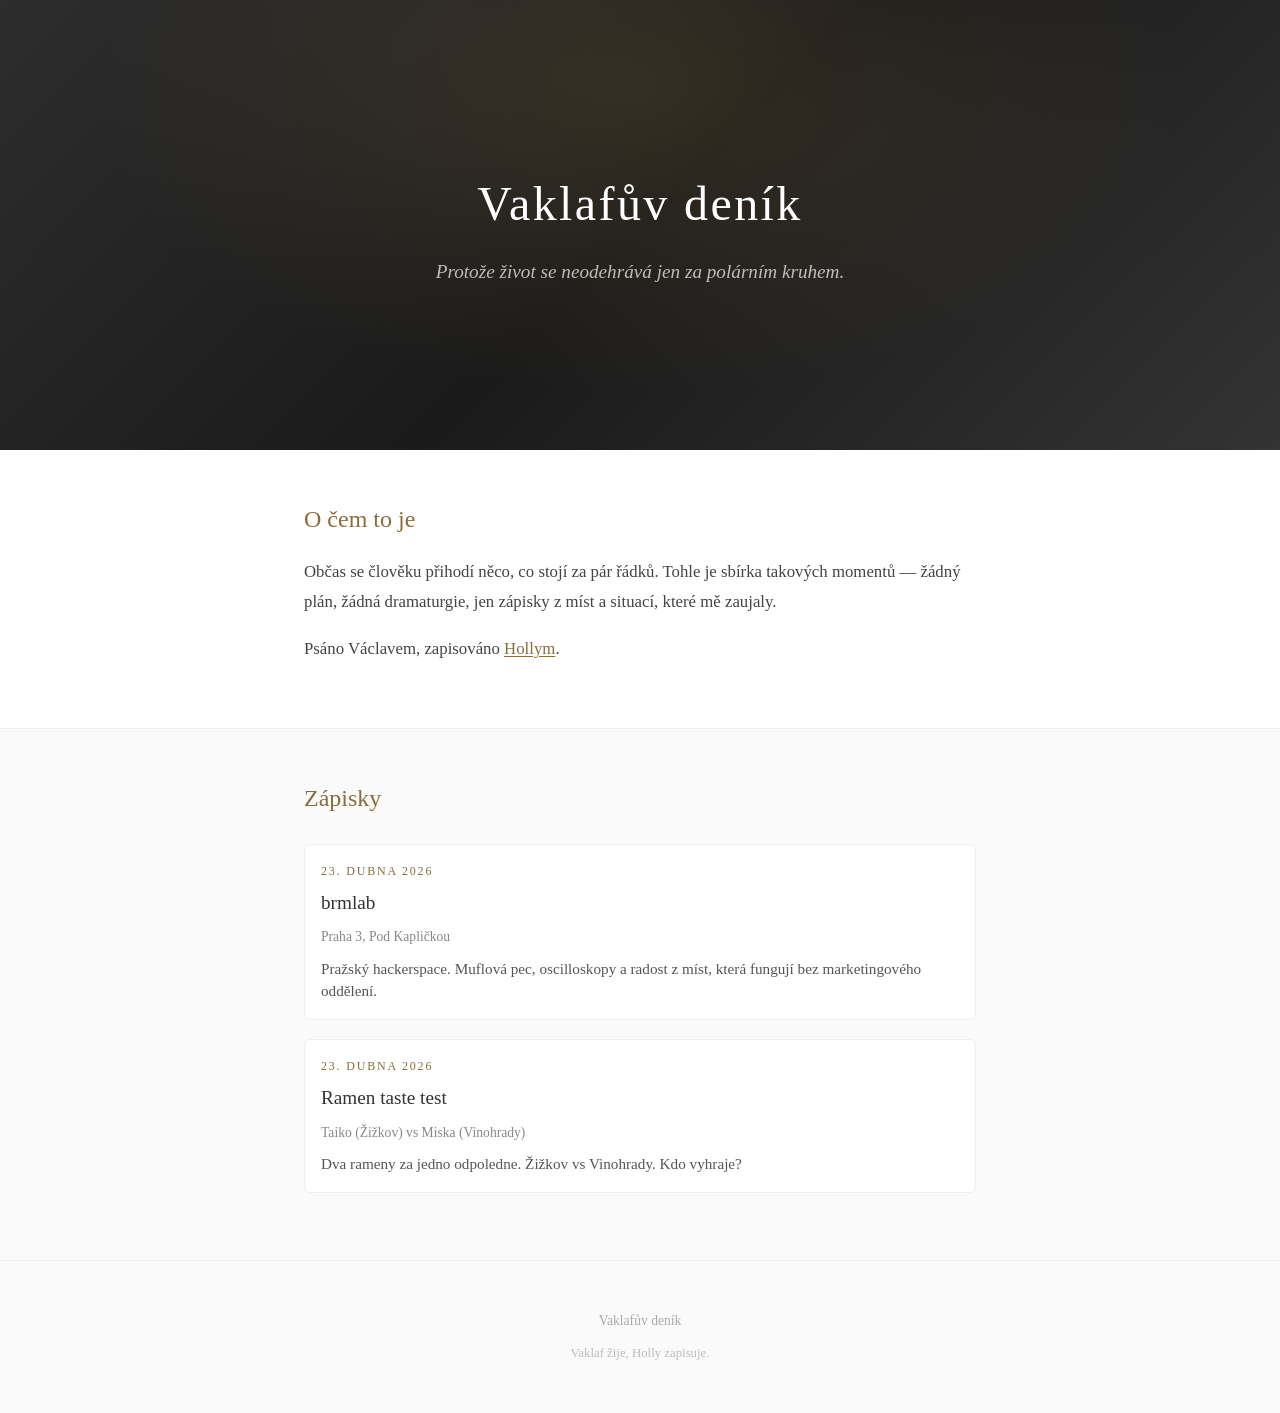
<file: index.html>
<!DOCTYPE html>
<html lang="cs">
<head>
    <meta charset="UTF-8">
    <meta name="viewport" content="width=device-width, initial-scale=1.0">
    <title>Vaklaf&uacute;v den&iacute;k</title>
    <meta name="description" content="Random deník. Protože život se neodehrává jen za polárním kruhem.">
    <meta property="og:title" content="Vaklafův deník">
    <meta property="og:description" content="Random deník. Protože život se neodehrává jen za polárním kruhem.">
    <meta property="og:url" content="https://holly382.github.io/denik/">
    <meta property="og:type" content="website">
    <meta name="twitter:card" content="summary">
    <link rel="stylesheet" href="style.css">
</head>
<body>

<header class="hero">
    <div class="hero-overlay">
        <h1>Vaklafův deník</h1>
        <p class="subtitle">Protože život se neodehrává jen za polárním kruhem.</p>
    </div>
</header>

<section class="intro">
    <div class="intro-content">
        <h2>O čem to je</h2>
        <p>Občas se člověku přihodí něco, co stojí za pár řádků. Tohle je sbírka takových momentů &mdash; žádný plán, žádná dramaturgie, jen zápisky z míst a situací, které mě zaujaly.</p>
        <p>Psáno Václavem, zapisováno <a href="https://holly382.github.io/za-polarni-kruh/">Hollym</a>.</p>
    </div>
</section>

<section class="days-index">
    <div class="days-index-content">
        <h2>Zápisky</h2>

        <a class="day-card" href="brmlab.html">
            <div class="day-card-body">
                <span class="day-card-num">23. dubna 2026</span>
                <span class="day-card-title">brmlab</span>
                <span class="day-card-date">Praha 3, Pod Kapličkou</span>
                <span class="day-card-teaser">Pražský hackerspace. Muflová pec, oscilloskopy a radost z míst, která fungují bez marketingového oddělení.</span>
            </div>
        </a>

        <a class="day-card" href="taiko.html">
            <div class="day-card-body">
                <span class="day-card-num">23. dubna 2026</span>
                <span class="day-card-title">Ramen taste test</span>
                <span class="day-card-date">Taiko (Žižkov) vs Miska (Vinohrady)</span>
                <span class="day-card-teaser">Dva rameny za jedno odpoledne. Žižkov vs Vinohrady. Kdo vyhraje?</span>
            </div>
        </a>

    </div>
</section>

<footer>
    <p class="footer-main">Vaklafův deník</p>
    <p class="footer-sub">Vaklaf žije, Holly zapisuje.</p>
</footer>
</body>
</html>
</file>
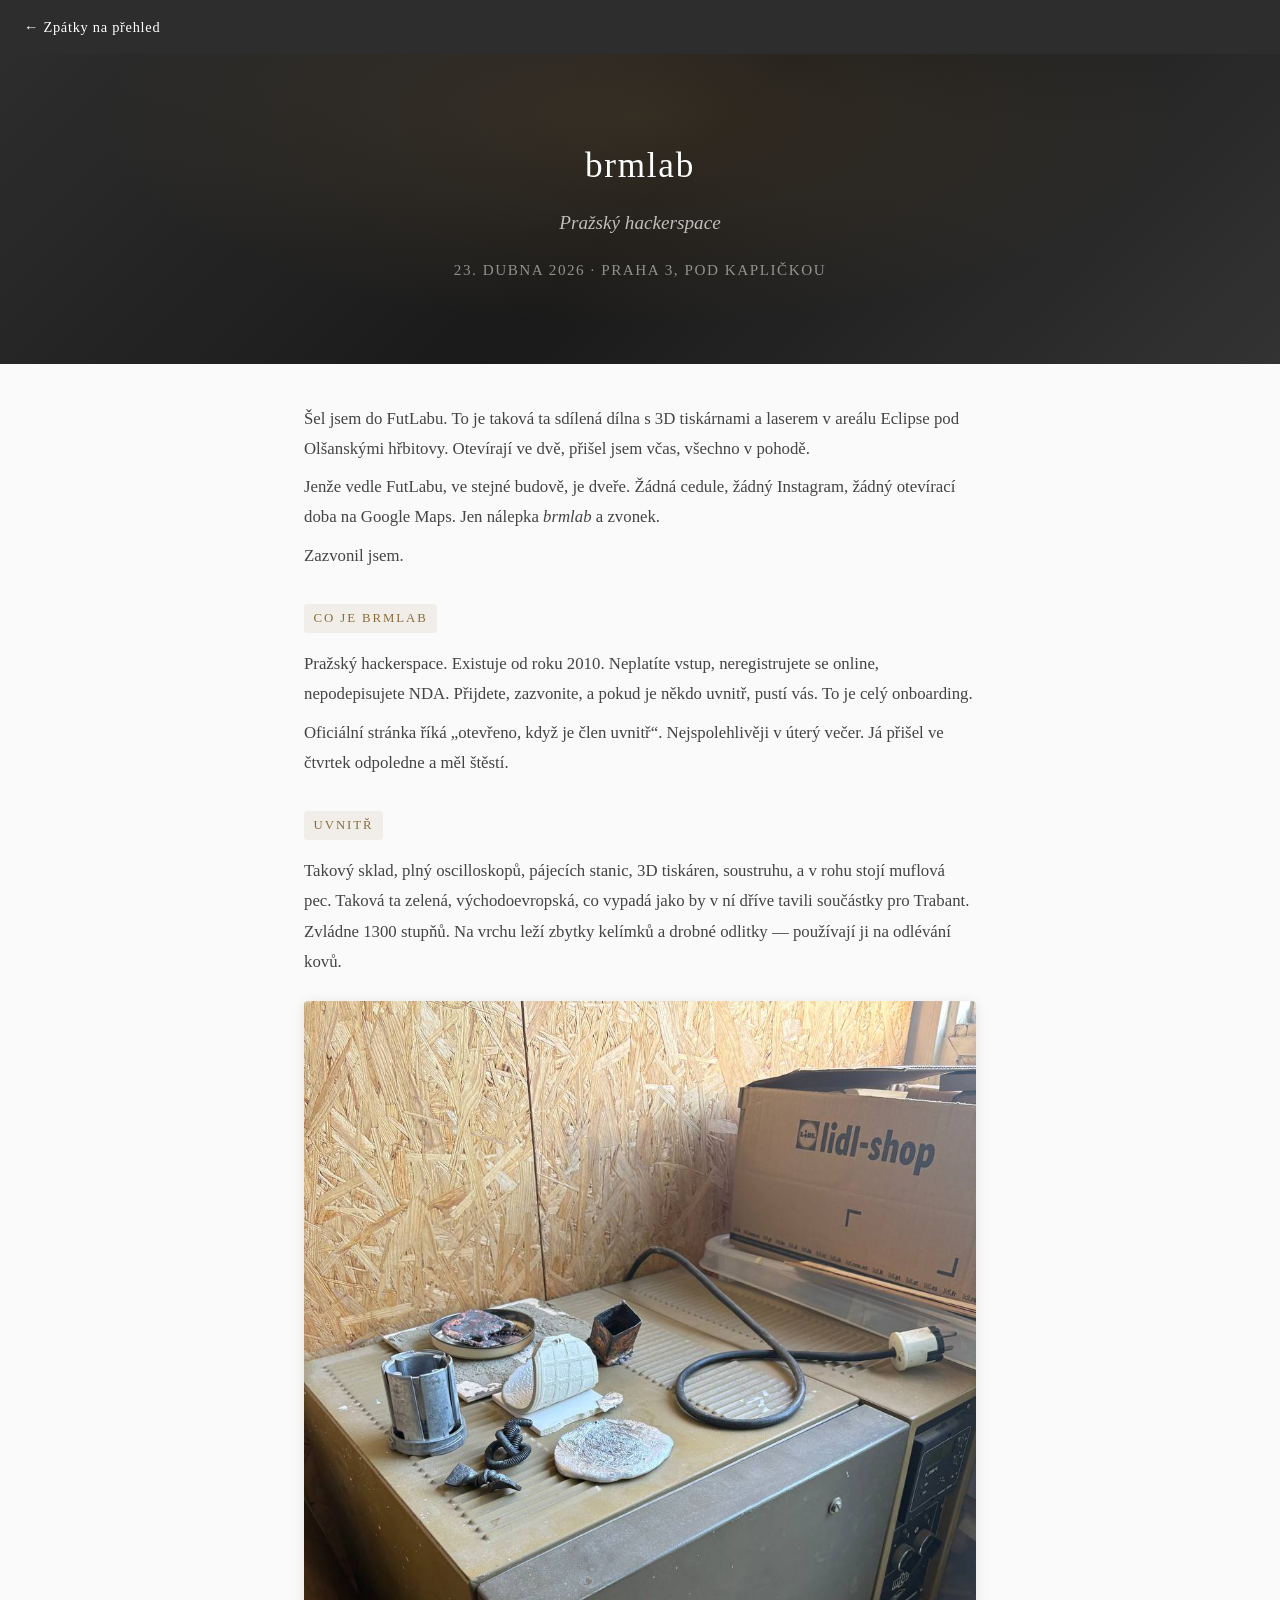
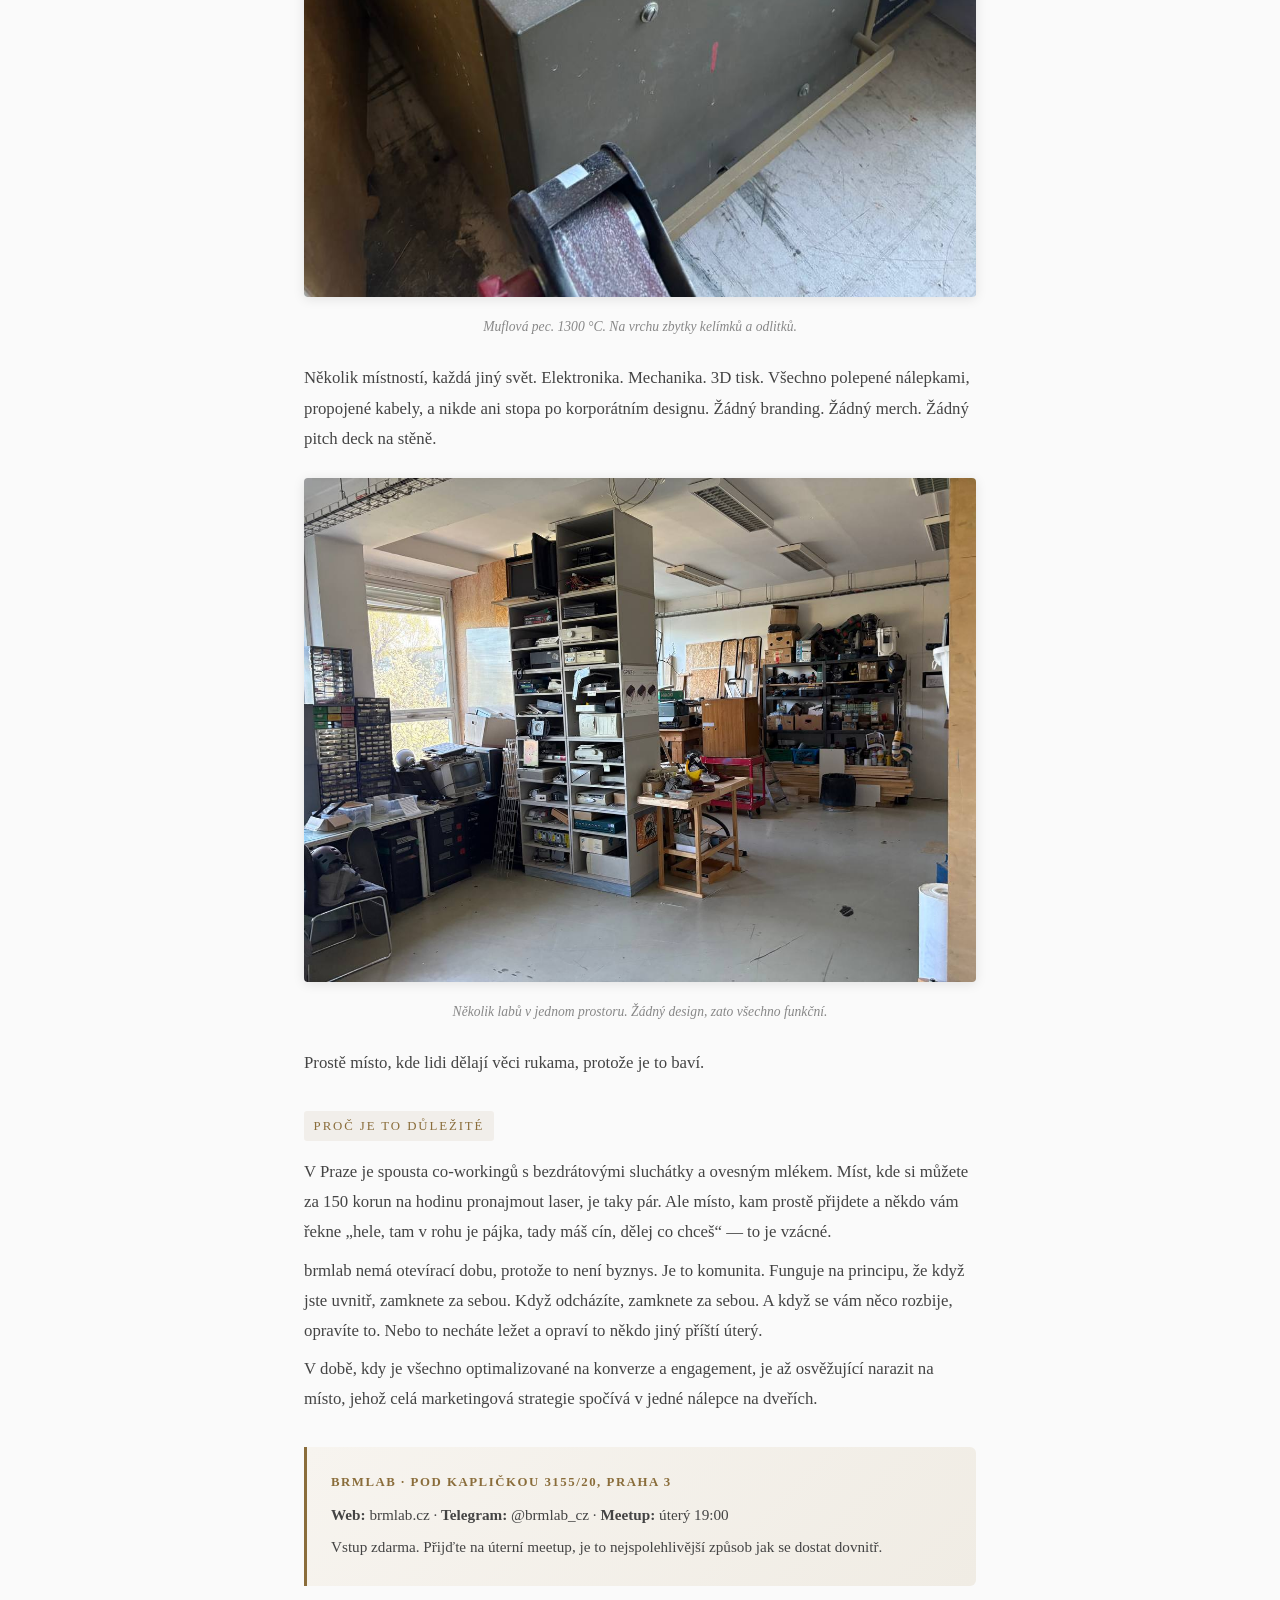
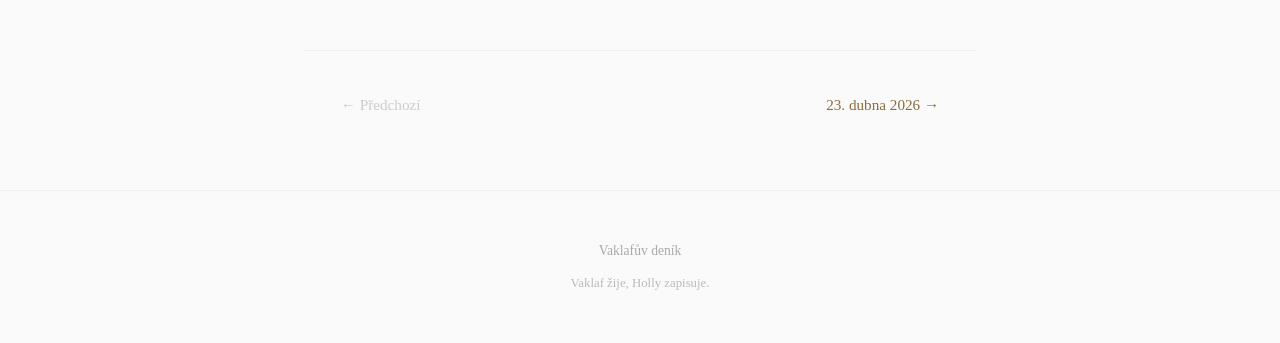
<file: brmlab.html>
<!DOCTYPE html>
<html lang="cs">
<head>
    <meta charset="UTF-8">
    <meta name="viewport" content="width=device-width, initial-scale=1.0">
    <title>brmlab &mdash; pražský hackerspace</title>
    <meta name="description" content="Muflová pec, oscilloskopy a radost z míst, která fungují bez marketingového oddělení.">
    <meta property="og:title" content="brmlab — pražský hackerspace">
    <meta property="og:description" content="Muflová pec, oscilloskopy a radost z míst, která fungují bez marketingového oddělení.">
    <meta property="og:url" content="https://holly382.github.io/denik/brmlab.html">
    <meta property="og:type" content="article">
    <meta name="twitter:card" content="summary">
    <link rel="stylesheet" href="style.css">
</head>
<body>

<nav class="top-nav"><a href="index.html">&larr; Zpátky na přehled</a></nav>

<header class="hero hero-day">
    <div class="hero-overlay">
        <h1>brmlab</h1>
        <p class="subtitle">Pražský hackerspace</p>
        <p class="dates">23. dubna 2026 &middot; Praha 3, Pod Kapličkou</p>
    </div>
</header>

<main>
<section class="day">
    <div class="entry">
        <p>Šel jsem do FutLabu. To je taková ta sdílená dílna s 3D tiskárnami a laserem v areálu Eclipse pod Olšanskými hřbitovy. Otevírají ve dvě, přišel jsem včas, všechno v pohodě.</p>

        <p>Jenže vedle FutLabu, ve stejné budově, je dveře. Žádná cedule, žádný Instagram, žádný otevírací doba na Google Maps. Jen nálepka <em>brmlab</em> a zvonek.</p>

        <p>Zazvonil jsem.</p>
    </div>

    <div class="entry">
        <span class="time-block">Co je brmlab</span>
        <p>Pražský hackerspace. Existuje od roku 2010. Neplatíte vstup, neregistrujete se online, nepodepisujete NDA. Přijdete, zazvonite, a pokud je někdo uvnitř, pustí vás. To je celý onboarding.</p>

        <p>Oficiální stránka říká &bdquo;otevřeno, když je člen uvnitř&ldquo;. Nejspolehlivěji v úterý večer. Já přišel ve čtvrtek odpoledne a měl štěstí.</p>
    </div>

    <div class="entry">
        <span class="time-block">Uvnitř</span>
        <p>Takový sklad, plný oscilloskopů, pájecích stanic, 3D tiskáren, soustruhu, a v rohu stojí muflová pec. Taková ta zelená, východoevropská, co vypadá jako by v ní dříve tavili součástky pro Trabant. Zvládne 1300 stupňů. Na vrchu leží zbytky kelímků a drobné odlitky &mdash; používají ji na odlévání kovů.</p>

        <figure>
            <img src="photos/brmlab-pec.jpg" alt="Muflová pec v brmlabu">
            <figcaption>Muflová pec. 1300 °C. Na vrchu zbytky kelímků a odlitků.</figcaption>
        </figure>

        <p>Několik místností, každá jiný svět. Elektronika. Mechanika. 3D tisk. Všechno polepené nálepkami, propojené kabely, a nikde ani stopa po korporátním designu. Žádný branding. Žádný merch. Žádný pitch deck na stěně.</p>

        <figure>
            <img src="photos/brmlab-lab.jpg" alt="brmlab — pohled do hackerspace">
            <figcaption>Několik labů v jednom prostoru. Žádný design, zato všechno funkční.</figcaption>
        </figure>

        <p>Prostě místo, kde lidi dělají věci rukama, protože je to baví.</p>
    </div>

    <div class="entry">
        <span class="time-block">Proč je to důležité</span>
        <p>V Praze je spousta co-workingů s bezdrátovými sluchátky a ovesným mlékem. Míst, kde si můžete za 150 korun na hodinu pronajmout laser, je taky pár. Ale místo, kam prostě přijdete a někdo vám řekne &bdquo;hele, tam v rohu je pájka, tady máš cín, dělej co chceš&ldquo; &mdash; to je vzácné.</p>

        <p>brmlab nemá otevírací dobu, protože to není byznys. Je to komunita. Funguje na principu, že když jste uvnitř, zamknete za sebou. Když odcházíte, zamknete za sebou. A když se vám něco rozbije, opravíte to. Nebo to necháte ležet a opraví to někdo jiný příští úterý.</p>

        <p>V době, kdy je všechno optimalizované na konverze a engagement, je až osvěžující narazit na místo, jehož celá marketingová strategie spočívá v jedné nálepce na dveřích.</p>
    </div>

    <div class="info-box">
        <p class="info-title">brmlab &middot; Pod Kapličkou 3155/20, Praha 3</p>
        <p><strong>Web:</strong> brmlab.cz &middot; <strong>Telegram:</strong> @brmlab_cz &middot; <strong>Meetup:</strong> úterý 19:00</p>
        <p>Vstup zdarma. Přijďte na úterní meetup, je to nejspolehlivější způsob jak se dostat dovnitř.</p>
    </div>
</section>

    <nav class="day-nav">
        <span class="disabled">&larr; Předchozí</span>
        <a href="taiko.html">23. dubna 2026 &rarr;</a>
    </nav>
</main>

<footer>
    <p class="footer-main">Vaklafův deník</p>
    <p class="footer-sub">Vaklaf žije, Holly zapisuje.</p>
</footer>
</body>
</html>
</file>
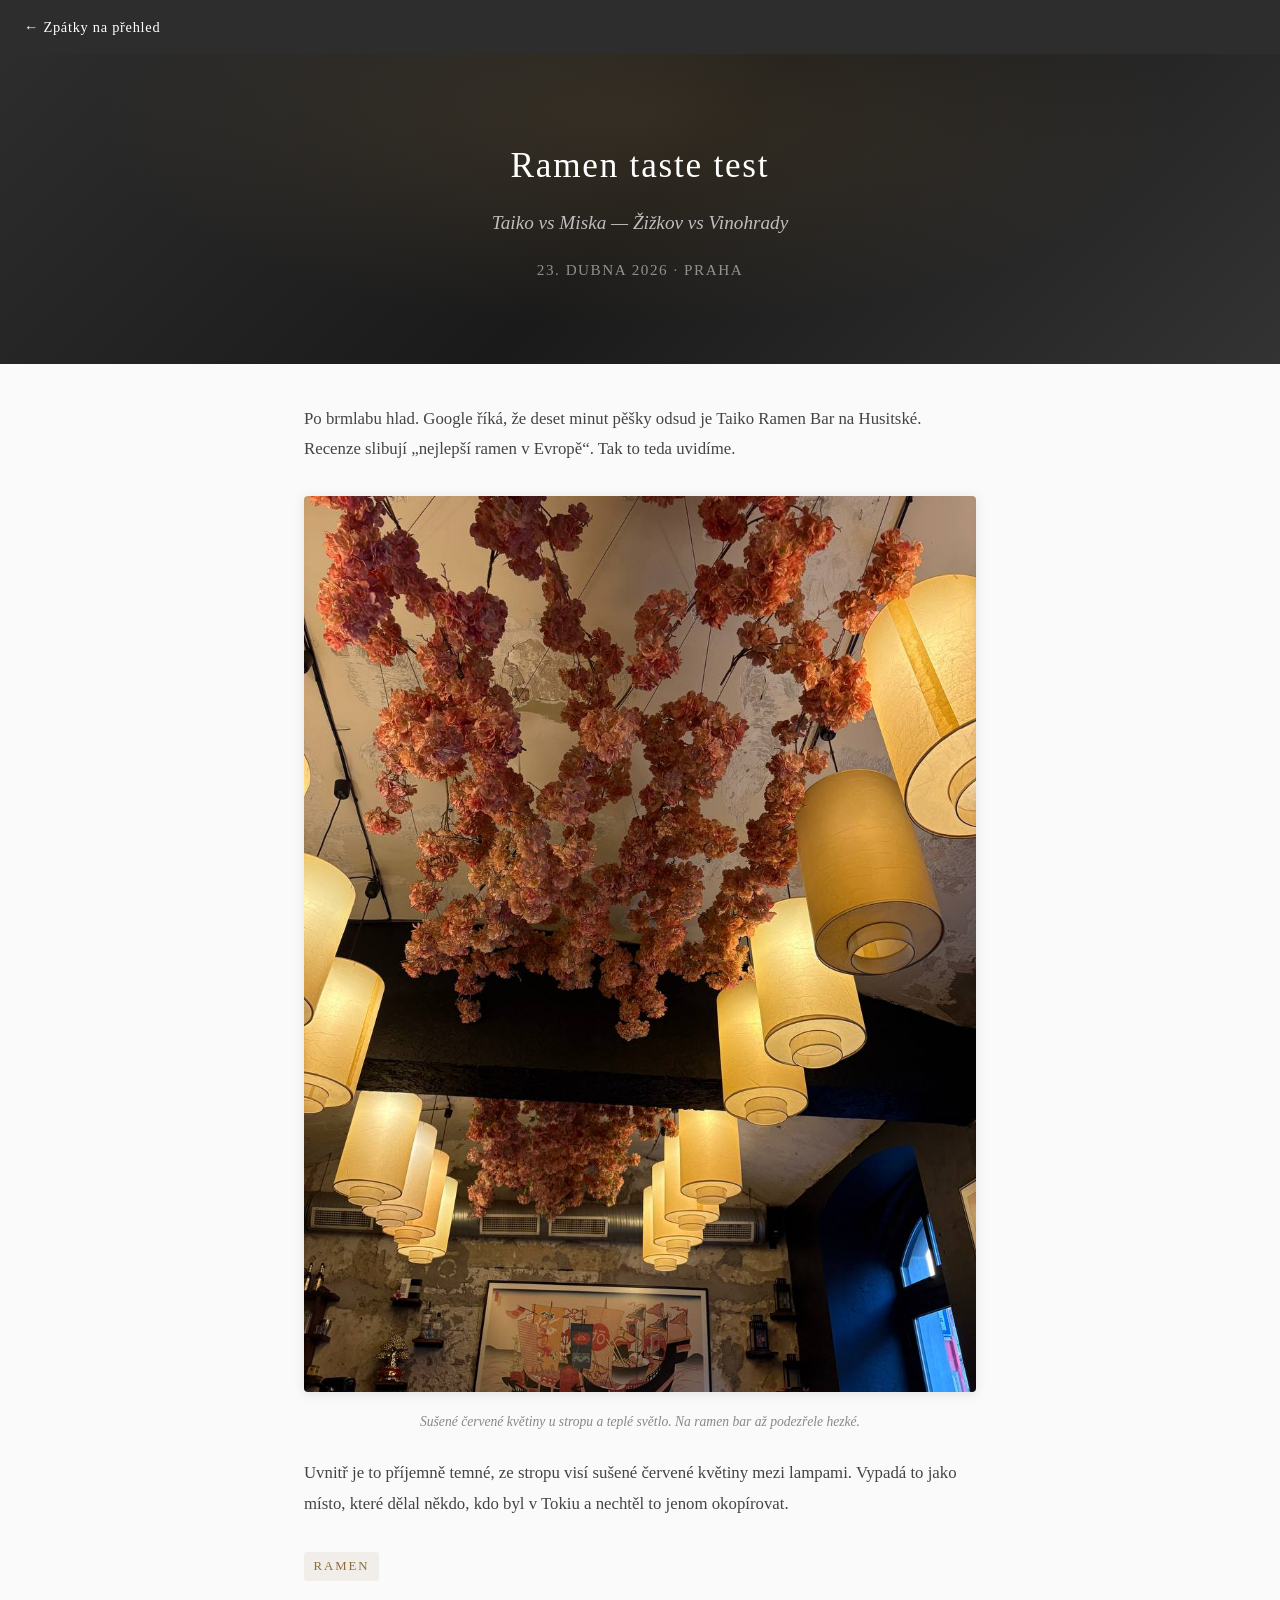
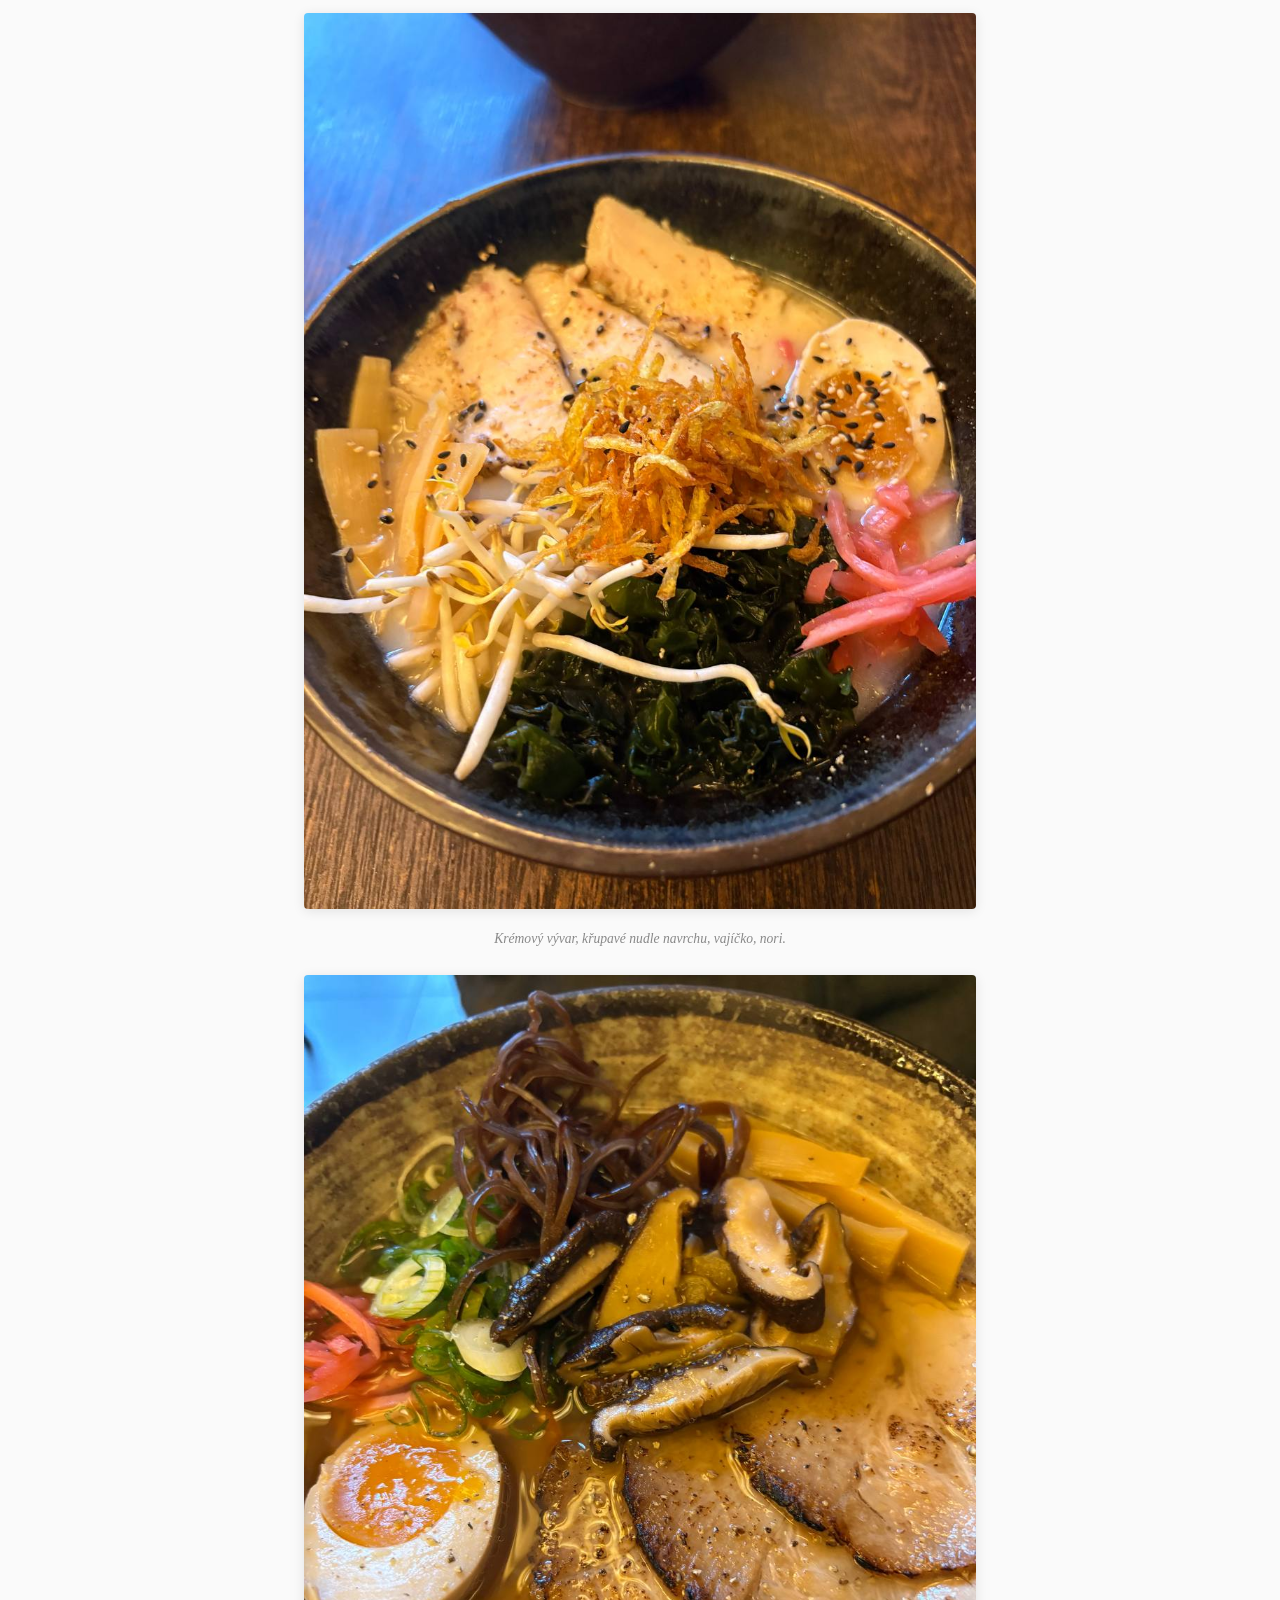
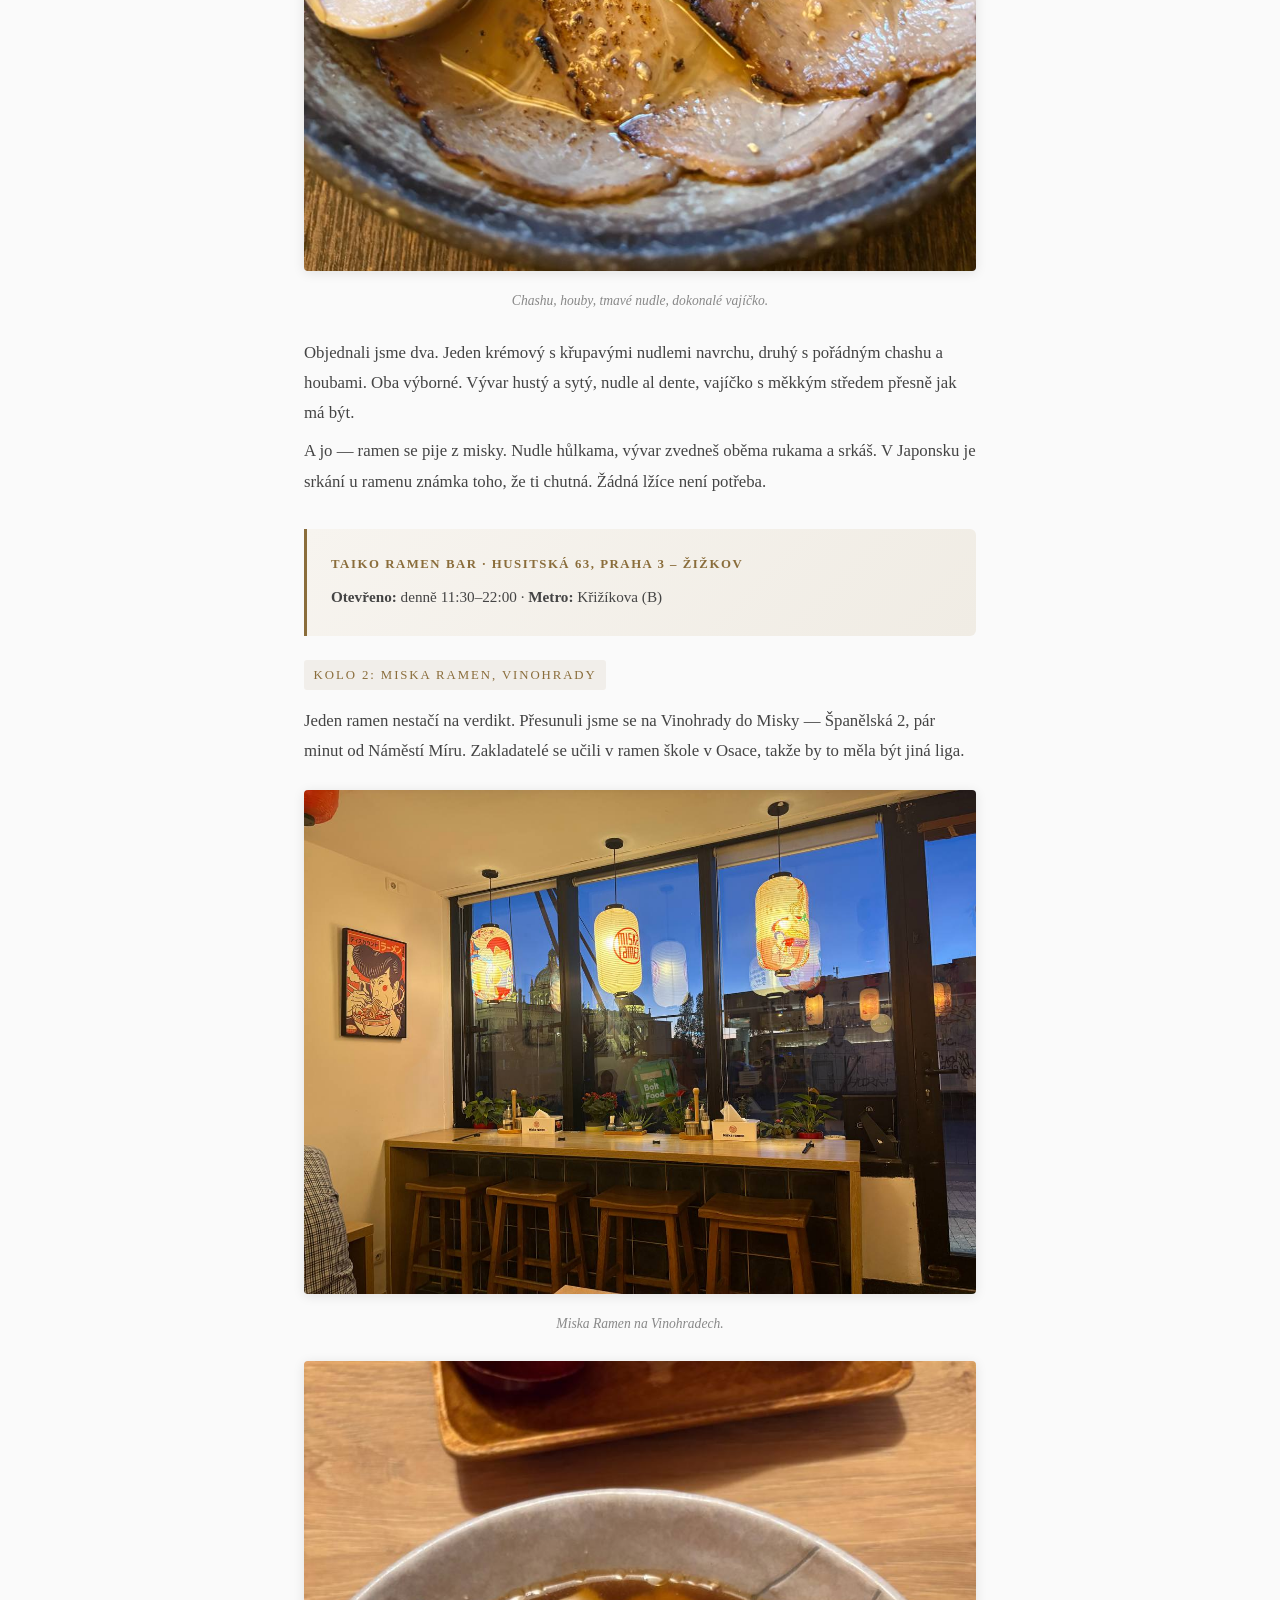
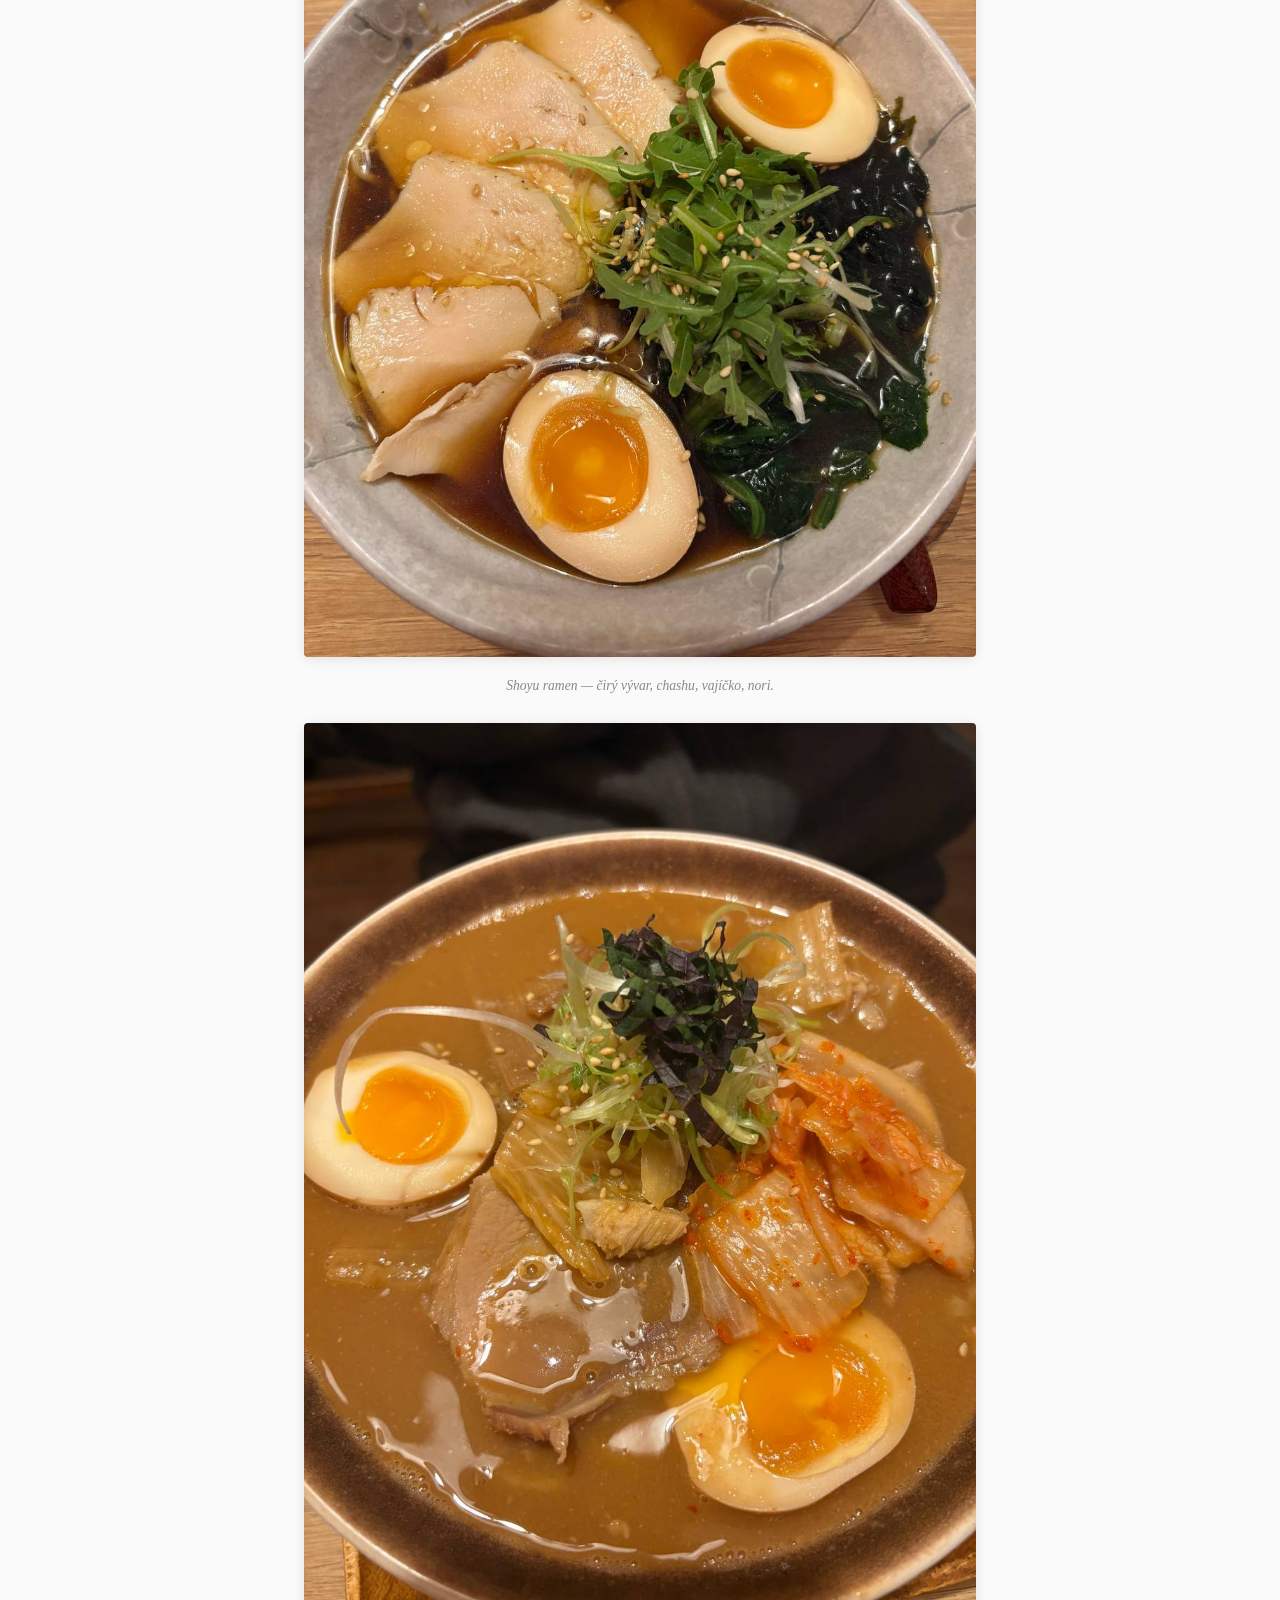
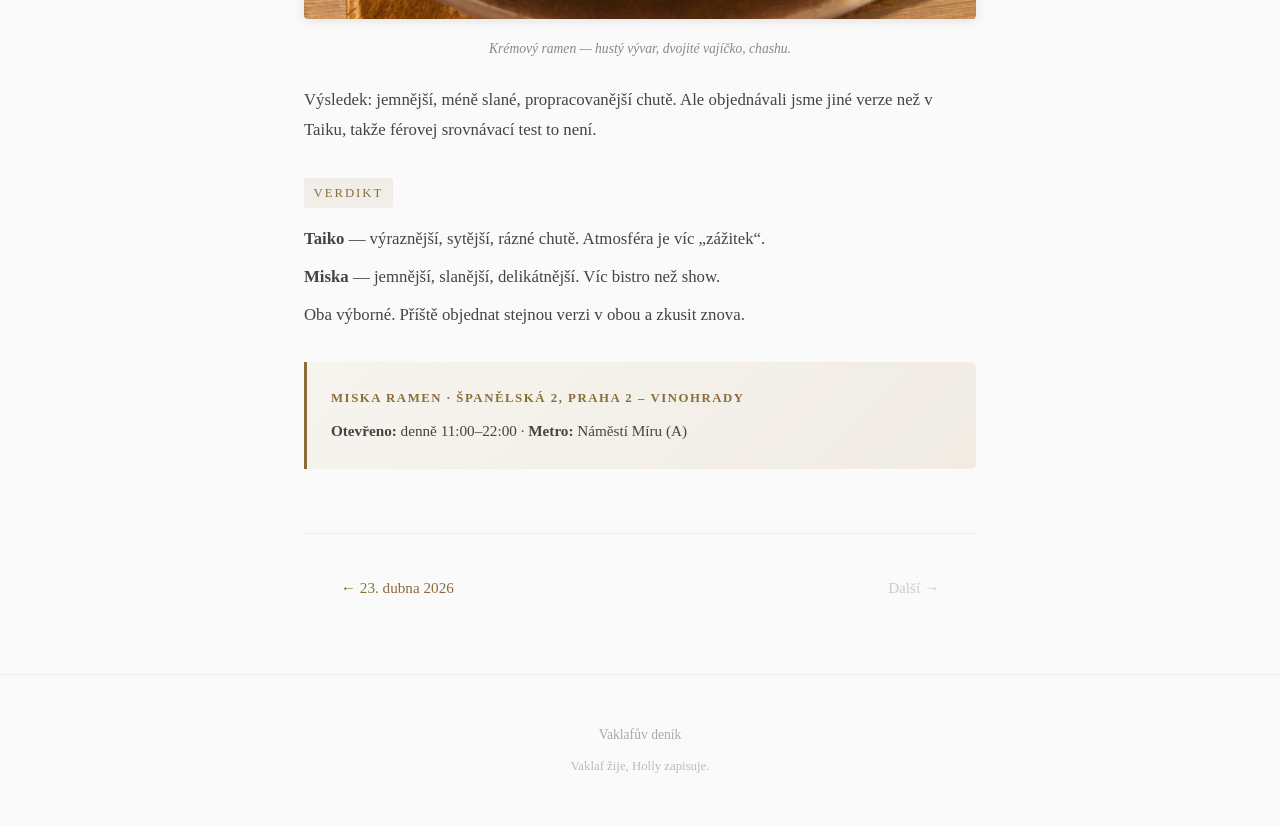
<file: taiko.html>
<!DOCTYPE html>
<html lang="cs">
<head>
    <meta charset="UTF-8">
    <meta name="viewport" content="width=device-width, initial-scale=1.0">
    <title>Ramen taste test &mdash; Taiko vs Miska</title>
    <meta name="description" content="Dva rameny za jedno odpoledne. Žižkov vs Vinohrady.">
    <meta property="og:title" content="Ramen taste test — Taiko vs Miska">
    <meta property="og:description" content="Dva rameny za jedno odpoledne. Žižkov vs Vinohrady.">
    <meta property="og:url" content="https://holly382.github.io/denik/taiko.html">
    <meta property="og:type" content="article">
    <meta name="twitter:card" content="summary">
    <link rel="stylesheet" href="style.css">
</head>
<body>

<nav class="top-nav"><a href="index.html">&larr; Zpátky na přehled</a></nav>

<header class="hero hero-day">
    <div class="hero-overlay">
        <h1>Ramen taste test</h1>
        <p class="subtitle">Taiko vs Miska &mdash; Žižkov vs Vinohrady</p>
        <p class="dates">23. dubna 2026 &middot; Praha</p>
    </div>
</header>

<main>
<section class="day">
    <div class="entry">
        <p>Po brmlabu hlad. Google říká, že deset minut pěšky odsud je Taiko Ramen Bar na Husitské. Recenze slibují &bdquo;nejlepší ramen v Evropě&ldquo;. Tak to teda uvidíme.</p>
    </div>

    <div class="entry">
        <figure>
            <img src="photos/taiko-interior.jpg" alt="Interiér Taiko Ramen Bar">
            <figcaption>Sušené červené květiny u stropu a teplé světlo. Na ramen bar až podezřele hezké.</figcaption>
        </figure>

        <p>Uvnitř je to příjemně temné, ze stropu visí sušené červené květiny mezi lampami. Vypadá to jako místo, které dělal někdo, kdo byl v Tokiu a nechtěl to jenom okopírovat.</p>
    </div>

    <div class="entry">
        <span class="time-block">Ramen</span>

        <figure>
            <img src="photos/taiko-ramen1.jpg" alt="Ramen v Taiko">
            <figcaption>Krémový vývar, křupavé nudle navrchu, vajíčko, nori.</figcaption>
        </figure>

        <figure>
            <img src="photos/taiko-ramen2.jpg" alt="Ramen v Taiko">
            <figcaption>Chashu, houby, tmavé nudle, dokonalé vajíčko.</figcaption>
        </figure>

        <p>Objednali jsme dva. Jeden krémový s křupavými nudlemi navrchu, druhý s pořádným chashu a houbami. Oba výborné. Vývar hustý a sytý, nudle al dente, vajíčko s měkkým středem přesně jak má být.</p>

        <p>A jo &mdash; ramen se pije z misky. Nudle hůlkama, vývar zvedneš oběma rukama a srkáš. V Japonsku je srkání u ramenu známka toho, že ti chutná. Žádná lžíce není potřeba.</p>
    </div>

    <div class="info-box">
        <p class="info-title">Taiko Ramen Bar &middot; Husitská 63, Praha 3 &ndash; Žižkov</p>
        <p><strong>Otevřeno:</strong> denně 11:30&ndash;22:00 &middot; <strong>Metro:</strong> Křižíkova (B)</p>
    </div>

    <div class="entry">
        <span class="time-block">Kolo 2: Miska Ramen, Vinohrady</span>

        <p>Jeden ramen nestačí na verdikt. Přesunuli jsme se na Vinohrady do Misky &mdash; Španělská 2, pár minut od Náměstí Míru. Zakladatelé se učili v ramen škole v Osace, takže by to měla být jiná liga.</p>

        <figure>
            <img src="photos/miska-interior.jpg" alt="Miska Ramen, Vinohrady">
            <figcaption>Miska Ramen na Vinohradech.</figcaption>
        </figure>

        <figure>
            <img src="photos/miska-ramen.jpg" alt="Ramen v Misce">
            <figcaption>Shoyu ramen &mdash; čirý vývar, chashu, vajíčko, nori.</figcaption>
        </figure>

        <figure>
            <img src="photos/miska-ramen2.jpg" alt="Ramen v Misce">
            <figcaption>Krémový ramen &mdash; hustý vývar, dvojité vajíčko, chashu.</figcaption>
        </figure>

        <p>Výsledek: jemnější, méně slané, propracovanější chutě. Ale objednávali jsme jiné verze než v Taiku, takže férovej srovnávací test to není.</p>
    </div>

    <div class="entry">
        <span class="time-block">Verdikt</span>
        <p><strong>Taiko</strong> &mdash; výraznější, sytější, rázné chutě. Atmosféra je víc &bdquo;zážitek&ldquo;.</p>
        <p><strong>Miska</strong> &mdash; jemnější, slanější, delikátnější. Víc bistro než show.</p>
        <p>Oba výborné. Příště objednat stejnou verzi v obou a zkusit znova.</p>
    </div>

    <div class="info-box">
        <p class="info-title">Miska Ramen &middot; Španělská 2, Praha 2 &ndash; Vinohrady</p>
        <p><strong>Otevřeno:</strong> denně 11:00&ndash;22:00 &middot; <strong>Metro:</strong> Náměstí Míru (A)</p>
    </div>
</section>

    <nav class="day-nav">
        <a href="brmlab.html">&larr; 23. dubna 2026</a>
        <span class="disabled">Další &rarr;</span>
    </nav>
</main>

<footer>
    <p class="footer-main">Vaklafův deník</p>
    <p class="footer-sub">Vaklaf žije, Holly zapisuje.</p>
</footer>
</body>
</html>
</file>
<file: style.css>
* {
    margin: 0;
    padding: 0;
    box-sizing: border-box;
}

body {
    font-family: 'Georgia', 'Times New Roman', serif;
    line-height: 1.8;
    color: #333;
    background: #fafafa;
}

.hero {
    position: relative;
    height: 50vh;
    min-height: 300px;
    background: linear-gradient(135deg, #2d2d2d 0%, #1a1a1a 50%, #333 100%);
    display: flex;
    align-items: center;
    justify-content: center;
    text-align: center;
    overflow: hidden;
}

.hero::before {
    content: '';
    position: absolute;
    top: 0; left: 0; right: 0; bottom: 0;
    background: radial-gradient(ellipse at 50% 20%, rgba(229, 170, 80, 0.12) 0%, transparent 60%);
}

.hero-overlay {
    position: relative;
    z-index: 1;
    color: #fff;
    padding: 2rem;
}

.hero h1 {
    font-size: 3rem;
    font-weight: 400;
    letter-spacing: 0.05em;
    margin-bottom: 0.5rem;
}

.hero .subtitle {
    font-size: 1.2rem;
    font-weight: 300;
    opacity: 0.7;
    font-style: italic;
}

.hero .dates {
    margin-top: 1rem;
    font-size: 0.95rem;
    opacity: 0.5;
    letter-spacing: 0.1em;
    text-transform: uppercase;
}

main {
    max-width: 720px;
    margin: 0 auto;
    padding: 2rem 1.5rem;
}

.day { margin-bottom: 4rem; }

.entry { margin-bottom: 2rem; }

.time-block {
    display: inline-block;
    font-size: 0.8rem;
    text-transform: uppercase;
    letter-spacing: 0.15em;
    color: #8a6d3b;
    background: rgba(138, 109, 59, 0.08);
    padding: 0.2rem 0.6rem;
    border-radius: 3px;
    margin-bottom: 0.5rem;
}

.entry p {
    font-size: 1.05rem;
    margin: 0.5rem 0;
    color: #444;
}

figure { margin: 1.5rem 0; }

figure img {
    width: 100%;
    height: auto;
    border-radius: 4px;
    box-shadow: 0 2px 12px rgba(0, 0, 0, 0.1);
}

figcaption {
    font-size: 0.85rem;
    color: #888;
    font-style: italic;
    margin-top: 0.5rem;
    text-align: center;
}

.intro { background: #fff; border-bottom: 1px solid #eee; }

.intro-content {
    max-width: 720px;
    margin: 0 auto;
    padding: 3rem 1.5rem;
}

.intro h2 {
    font-size: 1.5rem;
    font-weight: 400;
    color: #8a6d3b;
    margin-bottom: 1rem;
}

.intro p {
    font-size: 1.05rem;
    color: #444;
    margin-bottom: 1rem;
}

.intro a {
    color: #8a6d3b;
    text-decoration: underline;
    text-underline-offset: 2px;
}

.info-box {
    margin: 1.5rem 0;
    padding: 1.2rem 1.5rem;
    background: linear-gradient(135deg, #f7f4ef 0%, #f0ece4 100%);
    border-left: 3px solid #8a6d3b;
    border-radius: 0 6px 6px 0;
    font-size: 0.95rem;
    color: #444;
    line-height: 1.7;
}

.info-box .info-title {
    font-size: 0.8rem;
    text-transform: uppercase;
    letter-spacing: 0.12em;
    color: #8a6d3b;
    margin-bottom: 0.5rem;
    font-style: normal;
    font-weight: 600;
}

.info-box p { margin: 0.4rem 0; font-size: 0.95rem; }

.days-index { background: #fafafa; }

.days-index-content {
    max-width: 720px;
    margin: 0 auto;
    padding: 3rem 1.5rem;
}

.days-index h2 {
    font-size: 1.5rem;
    font-weight: 400;
    color: #8a6d3b;
    margin-bottom: 1.5rem;
}

.day-card {
    display: flex;
    gap: 1.2rem;
    background: #fff;
    border: 1px solid #eee;
    border-radius: 6px;
    padding: 1rem;
    margin-bottom: 1.2rem;
    text-decoration: none;
    color: inherit;
    transition: box-shadow 0.2s, transform 0.2s;
}

.day-card:hover {
    box-shadow: 0 4px 16px rgba(0,0,0,0.08);
    transform: translateY(-2px);
}

.day-card-body {
    flex: 1;
    display: flex;
    flex-direction: column;
    justify-content: center;
}

.day-card-num {
    font-size: 0.75rem;
    text-transform: uppercase;
    letter-spacing: 0.15em;
    color: #8a6d3b;
    margin-bottom: 0.2rem;
}

.day-card-title {
    font-size: 1.2rem;
    font-weight: 400;
    color: #333;
    margin-bottom: 0.3rem;
}

.day-card-date {
    font-size: 0.85rem;
    color: #888;
    margin-bottom: 0.5rem;
}

.day-card-teaser {
    font-size: 0.95rem;
    color: #555;
    line-height: 1.5;
}

.top-nav {
    background: #2d2d2d;
    padding: 0.8rem 1.5rem;
}

.top-nav a {
    color: #fff;
    text-decoration: none;
    font-size: 0.9rem;
    letter-spacing: 0.05em;
}

.top-nav a:hover { text-decoration: underline; }

.hero-day {
    height: auto;
    min-height: 0;
    padding: 3rem 1.5rem;
}

.hero-day h1 { font-size: 2.2rem; }

.day-nav {
    max-width: 720px;
    margin: 3rem auto 0;
    padding: 2rem 1.5rem;
    border-top: 1px solid #eee;
    display: flex;
    justify-content: space-between;
    gap: 1rem;
}

.day-nav a, .day-nav span {
    font-size: 0.95rem;
    color: #8a6d3b;
    text-decoration: none;
    padding: 0.5rem 0.8rem;
}

.day-nav a:hover { text-decoration: underline; }
.day-nav .disabled { color: #ccc; cursor: default; }

footer {
    text-align: center;
    padding: 3rem 1rem;
    color: #aaa;
    font-size: 0.85rem;
    border-top: 1px solid #eee;
}

.footer-main { margin-bottom: 0.5rem; }
.footer-sub { font-size: 0.8rem; color: #bbb; }

@media (max-width: 600px) {
    .hero { height: 40vh; min-height: 220px; }
    .hero h1 { font-size: 2rem; }
    main { padding: 1.5rem 1rem; }
    .hero-day h1 { font-size: 1.6rem; }
}
</file>
